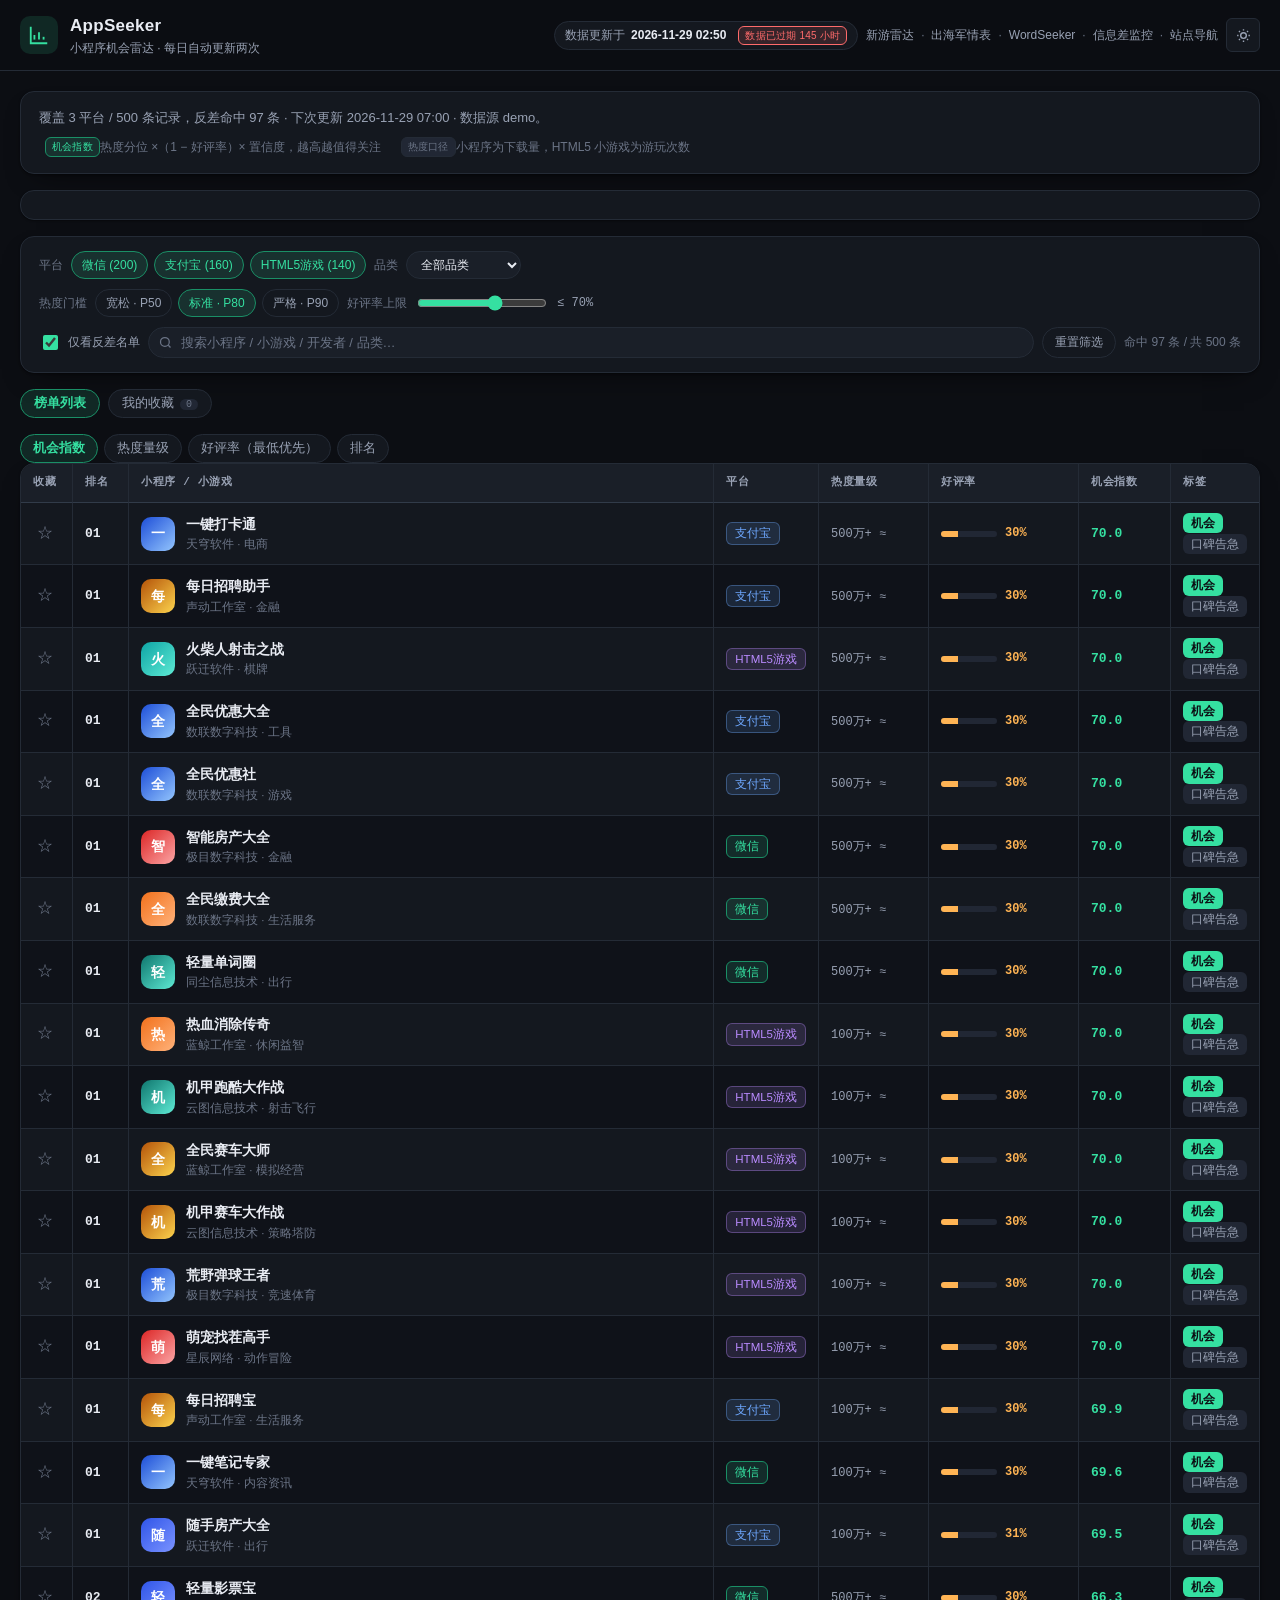
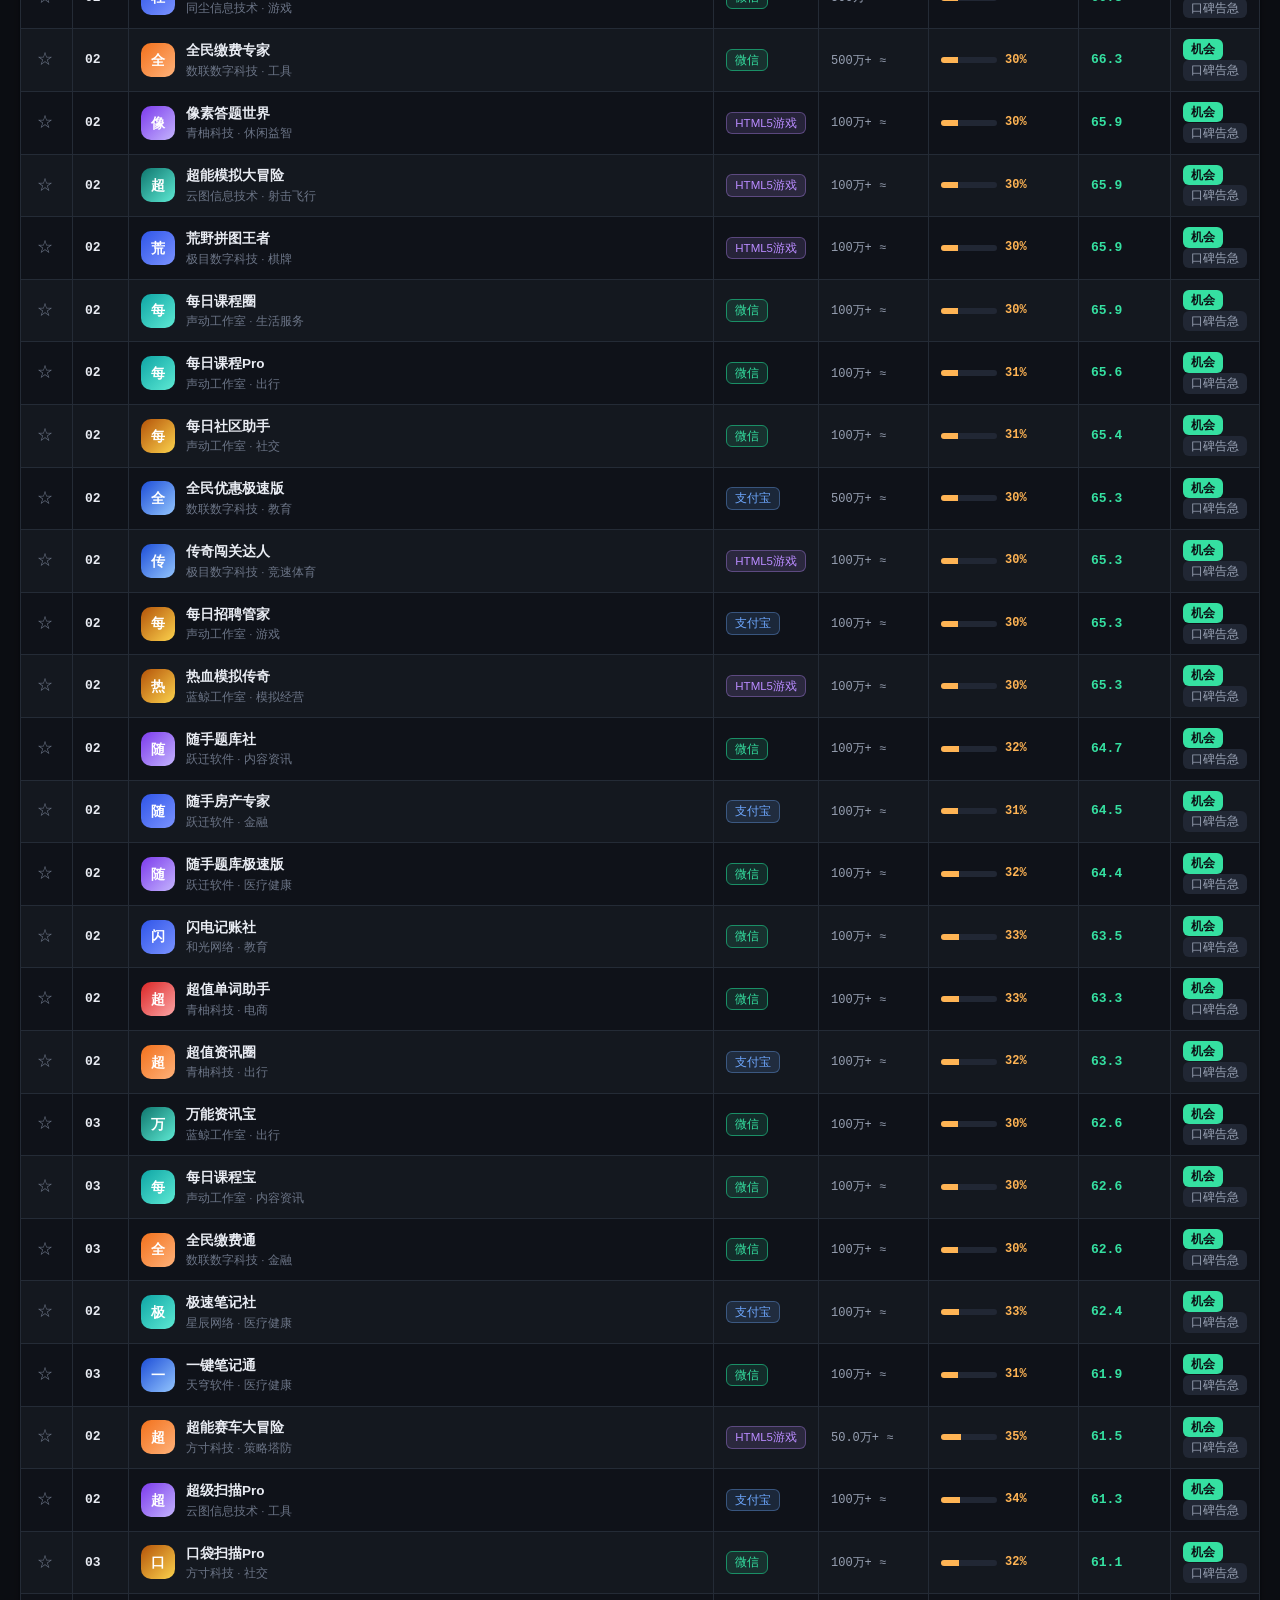
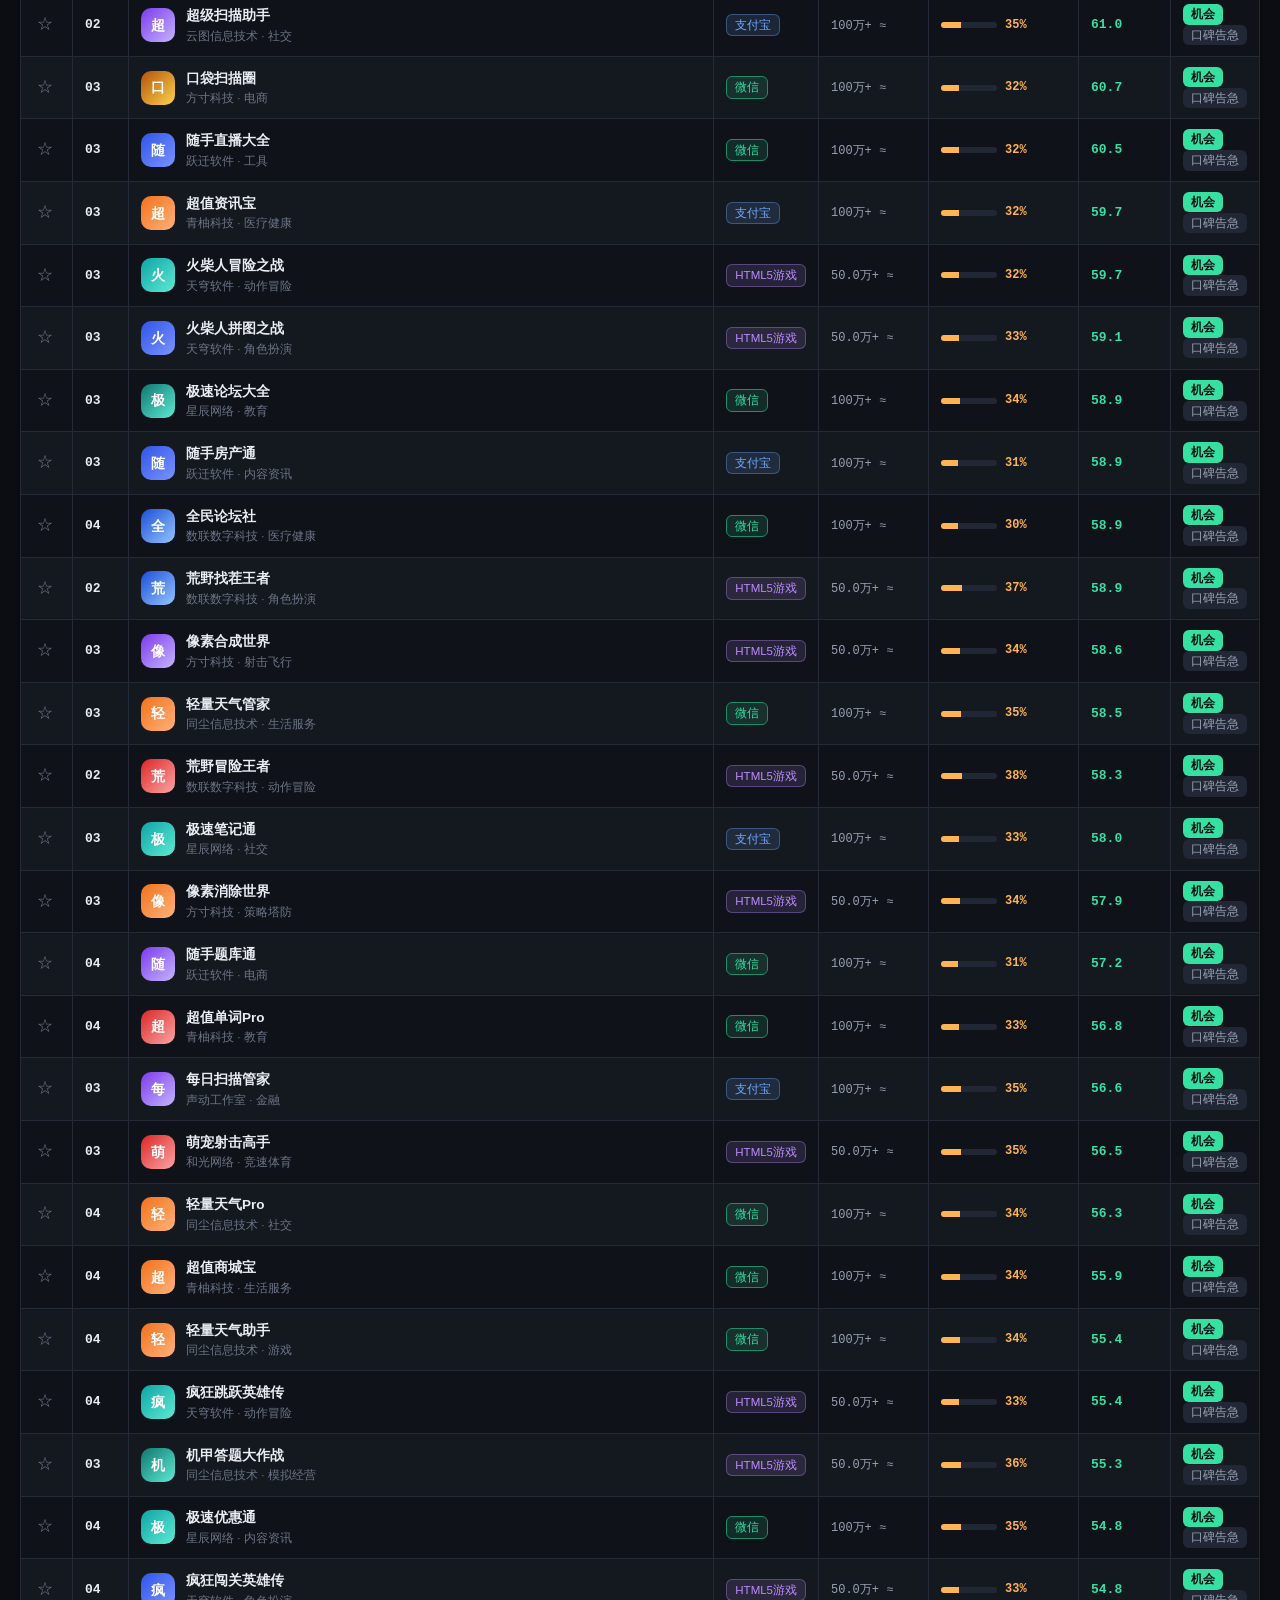
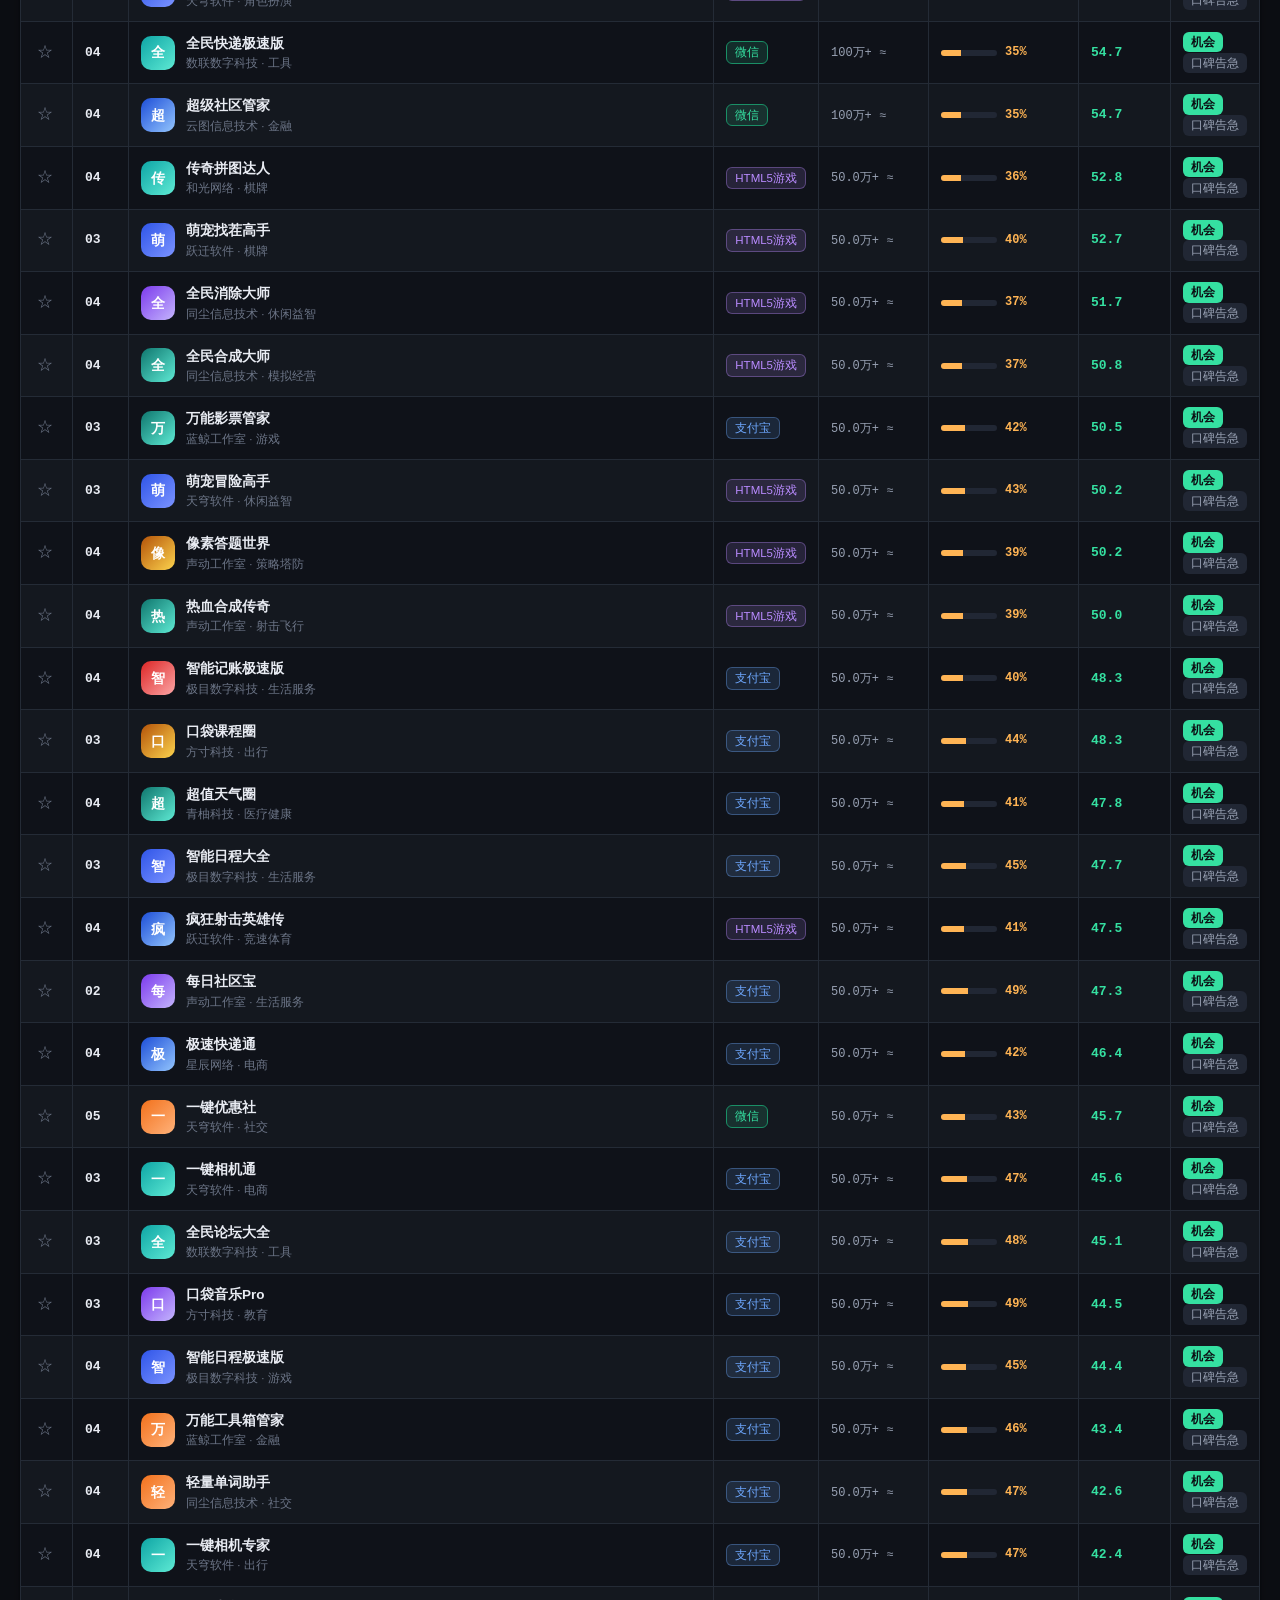
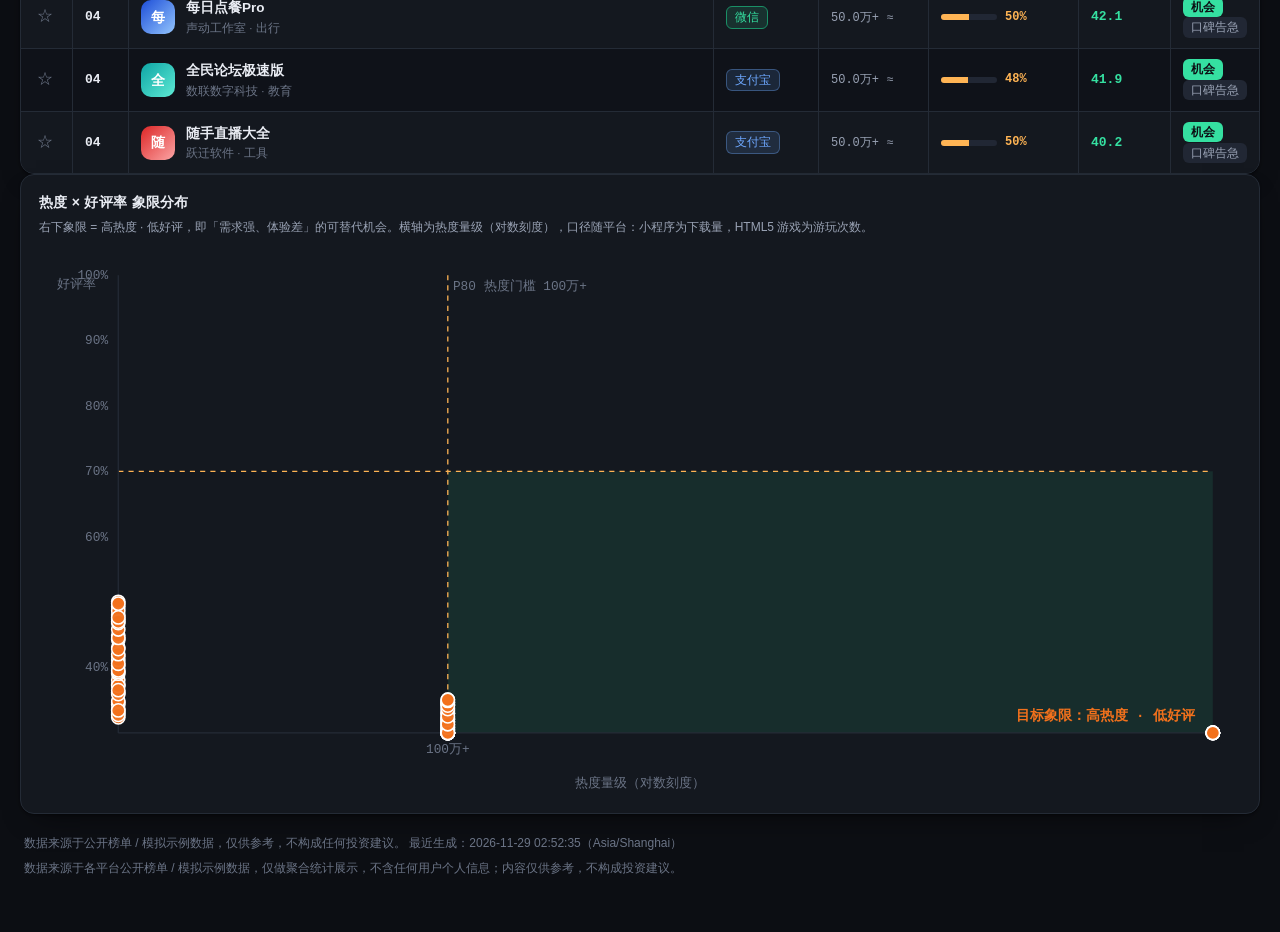
<file: public/index.html>
<!DOCTYPE html>
<html lang="zh-CN" data-theme="dark">
<head>
<meta charset="utf-8">
<meta name="viewport" content="width=device-width, initial-scale=1">
<title>AppSeeker · 小程序机会雷达</title>
<meta name="description" content="跨平台小程序与小游戏榜单聚合，反向筛出「热度高、好评率低」的条目，定位需求强、体验差的可替代机会，每日自动更新两次。">
<script>(function(){try{var t=window.localStorage.getItem('appseeker:theme');document.documentElement.setAttribute('data-theme',t==='light'?'light':'dark');}catch(e){}})();</script>
<link rel="stylesheet" href="css/style.css?v=8">
</head>
<body>

<header class="topbar">
  <div class="topbar-inner">
    <div class="brand">
      <span class="brand-mark" aria-hidden="true">
        <svg viewBox="0 0 24 24" fill="none" stroke="currentColor" stroke-width="2">
          <path d="M3 3v18h18"></path>
          <path d="M7 17v-5"></path>
          <path d="M12 17V9"></path>
          <path d="M17 17v-3"></path>
        </svg>
      </span>
      <div class="brand-text">
        <h1>AppSeeker</h1>
        <p>小程序机会雷达 · 每日自动更新两次</p>
      </div>
    </div>

    <div class="topbar-actions">
      <span class="chip chip-quiet" id="upd">正在载入数据…</span>
      <nav class="site-nav" aria-label="同服务器的其他站点">
        <a href="http://101.132.195.92/gameseek/">新游雷达</a>
        <span class="sep">·</span>
        <a href="http://101.132.195.92/gameqker/">出海军情表</a>
        <span class="sep">·</span>
        <a href="http://101.132.195.92/wordseeker/">WordSeeker</a>
        <span class="sep">·</span>
        <a href="http://101.132.195.92/xinxicha/">信息差监控</a>
        <span class="sep">·</span>
        <a href="http://101.132.195.92/">站点导航</a>
      </nav>
      <button class="icon-btn" id="theme-toggle" type="button" aria-label="切换配色">
        <svg viewBox="0 0 24 24" fill="none" stroke="currentColor" stroke-width="2" aria-hidden="true">
          <path d="M12 3v2M12 19v2M3 12h2M19 12h2M5.6 5.6l1.4 1.4M17 17l1.4 1.4M18.4 5.6L17 7M7 17l-1.4 1.4"></path>
          <circle cx="12" cy="12" r="4"></circle>
        </svg>
      </button>
    </div>
  </div>
</header>

<main class="shell">

  <section class="panel intro-panel" aria-label="说明">
    <p class="intro-text" id="introText"></p>
    <p class="legend">
      <span class="badge badge-auto">机会指数</span> 热度分位 ×（1 − 好评率）× 置信度，越高越值得关注
      <span class="legend-gap"></span>
      <span class="badge badge-manual">热度口径</span> 小程序为下载量，HTML5 小游戏为游玩次数
    </p>
  </section>

  <section class="panel stats-panel" aria-label="概览">
    <div class="kpis" id="kpis"></div>
  </section>

  <section class="panel filter-panel" aria-label="筛选">
    <div class="filter-row">
      <span class="filter-label">平台</span>
      <div class="chips" id="platChips"></div>
      <span class="filter-label">品类</span>
      <select id="cat"><option value="all">全部品类</option></select>
    </div>
    <div class="filter-row">
      <span class="filter-label">热度门槛</span>
      <div class="chips" id="pctlChips"></div>
      <span class="filter-label">好评率上限</span>
      <input id="rate" type="range" min="30" max="95" step="5" value="70">
      <span class="mono" id="rateVal">≤ 70%</span>
    </div>
    <div class="filter-row">
      <label class="switch"><input id="onlyFlagged" type="checkbox" checked><span>仅看反差名单</span></label>
      <span class="search-wrap">
        <svg class="search-icon" viewBox="0 0 24 24" fill="none" stroke="currentColor" stroke-width="2" aria-hidden="true">
          <circle cx="11" cy="11" r="7"></circle>
          <path d="M20 20l-3.5-3.5"></path>
        </svg>
        <input id="q" type="search" placeholder="搜索小程序 / 小游戏 / 开发者 / 品类…" autocomplete="off">
      </span>
      <button class="text-btn" id="reset" type="button">重置筛选</button>
      <span class="result-count" id="resCount"></span>
    </div>
  </section>

  <section class="viewtabs" aria-label="视图">
    <button class="vtab on" data-view="list">榜单列表</button>
    <button class="vtab" data-view="fav">我的收藏<span class="fbadge" id="favCount">0</span></button>
  </section>

  <div id="viewList">

    <section class="sorts">
      <button class="sortbtn on" data-sort="opportunity">机会指数</button>
      <button class="sortbtn" data-sort="download">热度量级</button>
      <button class="sortbtn" data-sort="rate">好评率（最低优先）</button>
      <button class="sortbtn" data-sort="rank">排名</button>
    </section>

    <section class="panel table-panel">
      <div class="table-scroll">
        <table class="tbl">
          <thead>
            <tr>
              <th style="width:52px">收藏</th>
              <th style="width:56px">排名</th>
              <th>小程序 / 小游戏</th>
              <th style="width:74px">平台</th>
              <th style="width:110px">热度量级</th>
              <th style="width:150px">好评率</th>
              <th style="width:92px">机会指数</th>
              <th style="width:88px" class="col-hide">标签</th>
            </tr>
          </thead>
          <tbody id="rows"></tbody>
        </table>
      </div>
      <div class="empty" id="empty" style="display:none"></div>
    </section>

    <section class="panel chartcard">
      <h3>热度 × 好评率 象限分布</h3>
      <p>右下象限 = 高热度 · 低好评，即「需求强、体验差」的可替代机会。横轴为热度量级（对数刻度），口径随平台：小程序为下载量，HTML5 游戏为游玩次数。</p>
      <div id="scatter"></div>
    </section>

  </div>

  <section class="panel table-panel" id="viewFav" style="display:none">
    <div class="favnote" id="favNote" style="display:none"></div>
    <div class="table-scroll">
      <table class="tbl">
        <thead>
          <tr>
            <th>条目</th>
            <th style="width:78px">平台</th>
            <th style="width:130px">热度量级</th>
            <th style="width:140px">好评率</th>
            <th style="width:90px">机会指数</th>
            <th style="width:142px">收藏时间</th>
            <th style="width:76px">操作</th>
          </tr>
        </thead>
        <tbody id="favRows"></tbody>
      </table>
    </div>
    <div class="empty" id="favEmpty" style="display:none"></div>
  </section>

  <footer class="site-footer">
    <p id="footMeta"></p>
    <p>数据来源于各平台公开榜单 / 模拟示例数据，仅做聚合统计展示，不含任何用户个人信息；内容仅供参考，不构成投资建议。</p>
  </footer>

</main>

<script src="data/latest.js"></script>
<script src="js/app.js?v=7"></script>
</body>
</html>
</file>
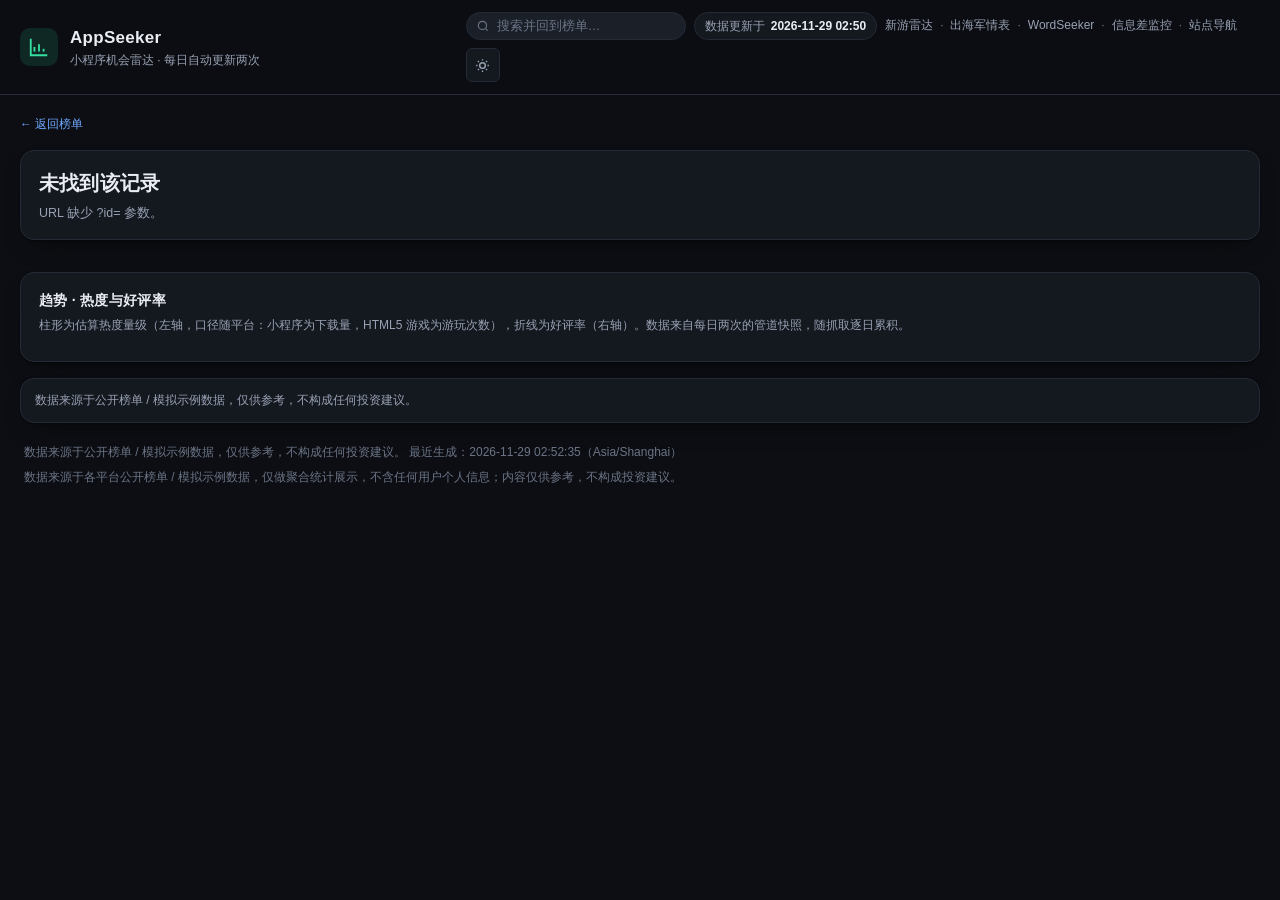
<file: public/detail.html>
<!DOCTYPE html>
<html lang="zh-CN" data-theme="dark">
<head>
<meta charset="utf-8">
<meta name="viewport" content="width=device-width, initial-scale=1">
<title>小程序详情 · AppSeeker</title>
<script>(function(){try{var t=window.localStorage.getItem('appseeker:theme');document.documentElement.setAttribute('data-theme',t==='light'?'light':'dark');}catch(e){}})();</script>
<link rel="stylesheet" href="css/style.css?v=8">
</head>
<body>

<header class="topbar">
  <div class="topbar-inner">
    <div class="brand">
      <span class="brand-mark" aria-hidden="true">
        <svg viewBox="0 0 24 24" fill="none" stroke="currentColor" stroke-width="2">
          <path d="M3 3v18h18"></path>
          <path d="M7 17v-5"></path>
          <path d="M12 17V9"></path>
          <path d="M17 17v-3"></path>
        </svg>
      </span>
      <div class="brand-text">
        <h1>AppSeeker</h1>
        <p>小程序机会雷达 · 每日自动更新两次</p>
      </div>
    </div>

    <div class="topbar-actions">
      <span class="search-wrap topbar-search">
        <svg class="search-icon" viewBox="0 0 24 24" fill="none" stroke="currentColor" stroke-width="2" aria-hidden="true">
          <circle cx="11" cy="11" r="7"></circle>
          <path d="M20 20l-3.5-3.5"></path>
        </svg>
        <input id="q" type="search" placeholder="搜索并回到榜单…" autocomplete="off">
      </span>
      <span class="chip chip-quiet" id="upd">正在载入数据…</span>
      <nav class="site-nav" aria-label="同服务器的其他站点">
        <a href="http://101.132.195.92/gameseek/">新游雷达</a>
        <span class="sep">·</span>
        <a href="http://101.132.195.92/gameqker/">出海军情表</a>
        <span class="sep">·</span>
        <a href="http://101.132.195.92/wordseeker/">WordSeeker</a>
        <span class="sep">·</span>
        <a href="http://101.132.195.92/xinxicha/">信息差监控</a>
        <span class="sep">·</span>
        <a href="http://101.132.195.92/">站点导航</a>
      </nav>
      <button class="icon-btn" id="theme-toggle" type="button" aria-label="切换配色">
        <svg viewBox="0 0 24 24" fill="none" stroke="currentColor" stroke-width="2" aria-hidden="true">
          <path d="M12 3v2M12 19v2M3 12h2M19 12h2M5.6 5.6l1.4 1.4M17 17l1.4 1.4M18.4 5.6L17 7M7 17l-1.4 1.4"></path>
          <circle cx="12" cy="12" r="4"></circle>
        </svg>
      </button>
    </div>
  </div>
</header>

<main class="shell">

  <div class="crumb" id="crumb"></div>

  <section class="panel dhead" id="dhead"></section>

  <section class="dcards" id="dcards"></section>

  <section class="panel chartcard">
    <h3>趋势 · 热度与好评率</h3>
    <p>柱形为估算热度量级（左轴，口径随平台：小程序为下载量，HTML5 游戏为游玩次数），折线为好评率（右轴）。数据来自每日两次的管道快照，随抓取逐日累积。</p>
    <div id="trend"></div>
  </section>

  <section class="panel chartcard" id="cmpCard" style="display:none">
    <h3>跨平台同名对比</h3>
    <p>同一名称出现在多个平台时的横向对比，用于判断「需求强、体验差」是否跨平台成立。</p>
    <div id="cmp"></div>
  </section>

  <section class="panel prov" id="prov"></section>

  <footer class="site-footer">
    <p id="footMeta"></p>
    <p>数据来源于各平台公开榜单 / 模拟示例数据，仅做聚合统计展示，不含任何用户个人信息；内容仅供参考，不构成投资建议。</p>
  </footer>

</main>

<script src="data/latest.js"></script>
<script src="data/history.js"></script>
<script src="js/detail.js?v=7"></script>
</body>
</html>
</file>
<file: public/css/style.css>
/* ==========================================================================
   AppSeeker · 小程序机会雷达
   design tokens 与 gameqker / 新游雷达 保持一致，保证三站视觉统一、各自独立
   ========================================================================== */

:root {
  --font-sans: -apple-system, BlinkMacSystemFont, "Segoe UI", "PingFang SC",
               "Hiragino Sans GB", "Microsoft YaHei", "Noto Sans SC", sans-serif;
  --font-mono: "JetBrains Mono", ui-monospace, "SFMono-Regular", Consolas, monospace;
  --radius-sm: 6px;
  --radius: 10px;
  --radius-lg: 14px;
  --radius-full: 999px;
  --shell: 1440px;
}

:root[data-theme="dark"] {
  --bg: #0c0e13;
  --bg-soft: #10131a;
  --panel: #14181f;
  --panel-2: #1a1f28;
  --panel-3: #212734;
  --row-alt: #0f1219;
  --border: #242b36;
  --border-strong: #313b49;
  --text: #e9ecf3;
  --text-dim: #99a2b4;
  --text-faint: #6b7486;
  --brand: #35e0a1;
  --brand-deep: #1a8f66;
  --brand-wash: rgba(53, 224, 161, 0.12);
  --blue: #6ea8ff;
  --amber: #ffb454;
  --violet: #b98bff;
  --pink: #ff7ab8;
  --red: #ff6b6b;
  --shadow: 0 1px 2px rgba(0, 0, 0, 0.4), 0 12px 28px -16px rgba(0, 0, 0, 0.8);
}

:root[data-theme="light"] {
  --bg: #f5f6f9;
  --bg-soft: #ffffff;
  --panel: #ffffff;
  --panel-2: #f4f6f9;
  --panel-3: #eceff4;
  --row-alt: #f7f8fa;
  --border: #e2e6ed;
  --border-strong: #ced4de;
  --text: #14181f;
  --text-dim: #5c6575;
  --text-faint: #8b93a3;
  --brand: #0d9d68;
  --brand-deep: #086647;
  --brand-wash: rgba(13, 157, 104, 0.10);
  --blue: #2f6fe4;
  --amber: #b5730a;
  --violet: #7c4fd4;
  --pink: #c43f80;
  --red: #d93a3a;
  --shadow: 0 1px 2px rgba(16, 24, 40, 0.04), 0 10px 24px -18px rgba(16, 24, 40, 0.25);
}

/* ==========================================================================
   Base
   ========================================================================== */

* { box-sizing: border-box; }

[hidden] { display: none !important; }

html, body { margin: 0; }

body {
  background: var(--bg);
  color: var(--text);
  font-family: var(--font-sans);
  font-size: 14px;
  line-height: 1.6;
  -webkit-font-smoothing: antialiased;
}

a { color: var(--blue); text-decoration: none; }
a:hover { text-decoration: underline; }
code { font-family: var(--font-mono); font-size: 0.92em; color: var(--text-dim); }

/* ==========================================================================
   Topbar
   ========================================================================== */

.topbar {
  position: sticky;
  top: 0;
  z-index: 20;
  background: color-mix(in srgb, var(--bg) 88%, transparent);
  backdrop-filter: blur(10px);
  border-bottom: 1px solid var(--border);
}

.topbar-inner {
  max-width: var(--shell);
  margin: 0 auto;
  padding: 12px 20px;
  display: flex;
  align-items: center;
  gap: 16px;
  flex-wrap: wrap;
}

.brand { display: flex; align-items: center; gap: 12px; flex: 1 1 auto; min-width: 0; }

.brand-mark {
  width: 38px; height: 38px;
  display: grid; place-items: center;
  border-radius: var(--radius);
  background: var(--brand-wash);
  color: var(--brand);
  flex: none;
}
.brand-mark svg { width: 22px; height: 22px; }

.brand-text h1 { margin: 0; font-size: 17px; letter-spacing: 0.3px; }
.brand-text p { margin: 0; font-size: 12px; color: var(--text-dim); }

.topbar-actions { display: flex; align-items: center; gap: 8px; flex-wrap: wrap; }

/* 顶栏右侧的站间互链（跨子站一律用绝对 URL，见 site_memory §3） */
.site-nav { display: flex; align-items: center; gap: 7px; font-size: 12px; white-space: nowrap; }
.site-nav a { color: var(--text-dim); text-decoration: none; }
.site-nav a:hover { color: var(--brand); }
.site-nav .sep { color: var(--text-faint); }

.icon-btn {
  width: 34px; height: 34px;
  display: grid; place-items: center;
  border-radius: var(--radius-sm);
  border: 1px solid var(--border);
  background: var(--panel);
  color: var(--text-dim);
  cursor: pointer;
}
.icon-btn:hover { color: var(--text); border-color: var(--border-strong); }
.icon-btn svg { width: 17px; height: 17px; }

/* ==========================================================================
   Chips & badges
   ========================================================================== */

.chip {
  display: inline-flex;
  align-items: center;
  gap: 6px;
  padding: 4px 10px;
  border-radius: var(--radius-full);
  border: 1px solid var(--border);
  background: var(--panel);
  color: var(--text-dim);
  font-size: 12px;
  font-family: inherit;
  line-height: 1.5;
  cursor: pointer;
  white-space: nowrap;
}
.chip:hover { border-color: var(--border-strong); color: var(--text); }
.chip[aria-pressed="true"], .chip.on {
  background: var(--brand-wash);
  border-color: var(--brand-deep);
  color: var(--brand);
}
.chip-quiet { cursor: default; }
.chip-quiet:hover { border-color: var(--border); color: var(--text-dim); }
.chip b { color: var(--text); font-weight: 600; }
.chip-count { color: var(--text-faint); font-size: 11px; }

.badge {
  display: inline-block;
  margin-left: 6px;
  padding: 1px 6px;
  border-radius: var(--radius-sm);
  font-size: 10px;
  font-weight: 500;
  letter-spacing: 0.2px;
  white-space: nowrap;
  vertical-align: middle;
}
.badge.fresh { background: var(--brand-wash); color: var(--brand); border: 1px solid var(--brand-deep); }
.badge.warn { background: color-mix(in srgb, var(--amber) 14%, transparent); color: var(--amber); border: 1px solid var(--amber); }
.badge.stale { background: color-mix(in srgb, var(--red) 14%, transparent); color: var(--red); border: 1px solid var(--red); }
.badge-manual { background: var(--panel-3); color: var(--text-faint); border: 1px solid var(--border); }
.badge-auto { background: var(--brand-wash); color: var(--brand); border: 1px solid var(--brand-deep); }

/* ==========================================================================
   Shell & panels
   ========================================================================== */

.shell {
  max-width: var(--shell);
  margin: 0 auto;
  padding: 20px;
  display: flex;
  flex-direction: column;
  gap: 16px;
}

.panel {
  background: var(--panel);
  border: 1px solid var(--border);
  border-radius: var(--radius-lg);
  box-shadow: var(--shadow);
}

.intro-panel { padding: 16px 18px; }
.intro-text { margin: 0 0 8px; color: var(--text-dim); font-size: 13px; }
.legend { margin: 0; color: var(--text-faint); font-size: 12px; display: flex; align-items: center; flex-wrap: wrap; }
.legend-gap { width: 14px; }

/* ==========================================================================
   KPI 概览
   ========================================================================== */

.stats-panel { padding: 14px 18px; }

.kpis {
  display: grid;
  grid-template-columns: repeat(4, 1fr);
  gap: 12px;
}
.kpi {
  background: var(--panel-2);
  border: 1px solid var(--border);
  border-radius: var(--radius);
  padding: 12px 14px;
}
.kpi .v { font-size: 1.55rem; font-weight: 700; line-height: 1.15; color: var(--text); }
.kpi .l { font-size: 12px; color: var(--text-faint); margin-top: 3px; }
.kpi.hl .v { color: var(--brand); }

/* ==========================================================================
   筛选
   ========================================================================== */

.filter-panel { padding: 14px 18px; display: flex; flex-direction: column; gap: 10px; }
.filter-row { display: flex; align-items: center; gap: 8px; flex-wrap: wrap; }
.filter-label { color: var(--text-faint); font-size: 12px; flex: none; }
.chips { display: flex; align-items: center; gap: 6px; flex-wrap: wrap; }

select {
  padding: 5px 10px;
  border-radius: var(--radius-full);
  border: 1px solid var(--border);
  background: var(--panel-2);
  color: var(--text);
  font-family: inherit;
  font-size: 12px;
}
select:focus { outline: none; border-color: var(--brand-deep); }

input[type=range] { width: 130px; accent-color: var(--brand); }

.switch { display: flex; align-items: center; gap: 7px; font-size: 12px; color: var(--text-dim); cursor: pointer; user-select: none; }
.switch input { accent-color: var(--brand); width: 15px; height: 15px; }

.search-wrap {
  position: relative;
  display: flex;
  align-items: center;
  flex: 1 1 260px;
  min-width: 220px;
}
.search-icon {
  position: absolute;
  left: 10px;
  width: 15px; height: 15px;
  color: var(--text-faint);
  pointer-events: none;
}
.search-wrap input[type=search] {
  width: 100%;
  padding: 7px 12px 7px 32px;
  border-radius: var(--radius-full);
  border: 1px solid var(--border);
  background: var(--panel-2);
  color: var(--text);
  font-family: inherit;
  font-size: 13px;
}
.search-wrap input[type=search]::placeholder { color: var(--text-faint); }
.search-wrap input[type=search]:focus { outline: none; border-color: var(--brand-deep); }

/* 详情页顶栏里的紧凑搜索框 */
.topbar-search { flex: 0 1 220px; min-width: 150px; }
.topbar-search input[type=search] { padding: 6px 12px 6px 30px; font-size: 12.5px; }
.topbar-search .search-icon { width: 14px; height: 14px; }

.text-btn {
  padding: 6px 12px;
  border-radius: var(--radius-full);
  border: 1px solid var(--border);
  background: transparent;
  color: var(--text-dim);
  font-family: inherit;
  font-size: 12px;
  cursor: pointer;
}
.text-btn:hover { color: var(--text); border-color: var(--border-strong); }
.result-count { margin-left: auto; color: var(--text-faint); font-size: 12px; }

/* ==========================================================================
   视图切换 / 排序
   ========================================================================== */

.viewtabs { display: flex; align-items: center; gap: 8px; flex-wrap: wrap; }
.vtab {
  padding: 5px 13px;
  border-radius: var(--radius-full);
  border: 1px solid var(--border);
  background: var(--panel);
  color: var(--text-dim);
  font-family: inherit;
  font-size: 12.5px;
  cursor: pointer;
}
.vtab:hover { border-color: var(--border-strong); color: var(--text); }
.vtab.on { background: var(--brand-wash); border-color: var(--brand-deep); color: var(--brand); font-weight: 600; }
.vtab .fbadge {
  display: inline-block; min-width: 18px; padding: 0 5px; margin-left: 6px;
  border-radius: var(--radius-full);
  background: var(--panel-3); color: var(--text-faint);
  font-family: var(--font-mono); font-size: 10px; text-align: center;
}
.vtab.has .fbadge { background: var(--brand); color: var(--bg); font-weight: 700; }

.sorts { display: flex; flex-wrap: wrap; gap: 6px; align-items: center; }
.sortbtn {
  padding: 5px 12px;
  border-radius: var(--radius-full);
  border: 1px solid var(--border);
  background: var(--panel);
  color: var(--text-dim);
  font-family: inherit;
  font-size: 12.5px;
  cursor: pointer;
}
.sortbtn:hover { border-color: var(--border-strong); color: var(--text); }
.sortbtn.on { background: var(--brand-wash); border-color: var(--brand-deep); color: var(--brand); font-weight: 600; }

/* ==========================================================================
   列表表格
   ========================================================================== */

.table-panel { overflow: hidden; }

.table-scroll {
  overflow-x: auto;
  overflow-y: visible;
  scrollbar-color: var(--border-strong) transparent;
}

.tbl {
  border-collapse: separate;
  border-spacing: 0;
  width: 100%;
  font-size: 13px;
}
/* 只有套了横向滚动容器的宽表才需要最小宽度，详情页的窄表保持自适应 */
.table-scroll .tbl { min-width: 760px; }

.tbl th,
.tbl td {
  border-bottom: 1px solid var(--border);
  border-right: 1px solid var(--border);
  padding: 10px 12px;
  text-align: left;
  vertical-align: middle;
}
.tbl th:last-child,
.tbl td:last-child { border-right: none; }
.tbl tbody tr:last-child td { border-bottom: none; }

.tbl thead th {
  position: sticky;
  top: 0;
  z-index: 2;
  background: var(--panel-2);
  color: var(--text-dim);
  font-family: var(--font-mono);
  font-size: 11px;
  font-weight: 600;
  letter-spacing: 0.06em;
  white-space: nowrap;
  border-bottom: 1px solid var(--border-strong);
}

/* 隔行变色挂在行级变量上，排序/筛选后 nth-child 会跟着重排，不需要动 JS */
.tbl tbody tr { --row-bg: var(--panel); cursor: pointer; }
.tbl tbody tr:nth-child(even) { --row-bg: var(--row-alt); }
.tbl tbody td { background: var(--row-bg); }
.tbl tbody tr:hover td { background: var(--panel-3); }

.rank { font-family: var(--font-mono); font-weight: 600; color: var(--text); }
.rk-up { color: var(--brand); font-size: 11px; font-family: var(--font-mono); }
.rk-down { color: var(--red); font-size: 11px; font-family: var(--font-mono); }

.app { display: flex; align-items: center; gap: 11px; min-width: 0; }
.ico {
  width: 34px; height: 34px; border-radius: var(--radius);
  flex: 0 0 34px;
  display: flex; align-items: center; justify-content: center;
  color: #fff; font-weight: 700; font-size: 14px;
}
.app .nm { min-width: 0; }
.app .nm b { display: block; font-size: 13.5px; font-weight: 600; white-space: nowrap; overflow: hidden; text-overflow: ellipsis; max-width: 240px; }
.app .nm span { display: block; font-size: 11.5px; color: var(--text-faint); white-space: nowrap; overflow: hidden; text-overflow: ellipsis; max-width: 240px; }

.tag {
  display: inline-block;
  padding: 1px 8px;
  border-radius: var(--radius-sm);
  background: var(--panel-3);
  color: var(--text-dim);
  font-size: 11.5px;
  white-space: nowrap;
}
.tag.plat-wx { background: var(--brand-wash); color: var(--brand); border: 1px solid var(--brand-deep); }
.tag.plat-ali { background: color-mix(in srgb, var(--blue) 14%, transparent); color: var(--blue); border: 1px solid color-mix(in srgb, var(--blue) 35%, transparent); }
.tag.plat-other { background: color-mix(in srgb, var(--violet) 14%, transparent); color: var(--violet); border: 1px solid color-mix(in srgb, var(--violet) 35%, transparent); }
.tag.opp { background: var(--brand); color: var(--bg); font-weight: 600; }
.tag.tmb { background: color-mix(in srgb, var(--red) 14%, transparent); color: var(--red); border: 1px solid color-mix(in srgb, var(--red) 35%, transparent); }
.tag.rise { background: color-mix(in srgb, var(--blue) 14%, transparent); color: var(--blue); border: 1px solid color-mix(in srgb, var(--blue) 35%, transparent); }

.ratebar { display: flex; align-items: center; gap: 8px; }
.ratebar .bar { width: 56px; height: 6px; border-radius: var(--radius-full); background: var(--panel-3); overflow: hidden; flex: none; }
.ratebar .bar i { display: block; height: 100%; background: var(--amber); }
.ratebar .val { font-family: var(--font-mono); font-size: 12px; font-weight: 600; color: var(--amber); }

.score { font-family: var(--font-mono); font-weight: 700; color: var(--brand); font-size: 13px; }
.mono { font-family: var(--font-mono); font-size: 12px; color: var(--text-dim); }

.star {
  border: none; background: none; cursor: pointer;
  padding: 2px 4px; border-radius: var(--radius-sm);
  font-size: 16px; line-height: 1; color: var(--text-faint);
  font-family: inherit;
  transition: color .12s, transform .12s;
}
.star:hover { color: var(--brand); transform: scale(1.18); }
.star.on { color: var(--brand); }

.btn {
  padding: 5px 12px;
  border-radius: var(--radius-full);
  border: 1px solid var(--border);
  background: transparent;
  color: var(--text-dim);
  font-family: inherit;
  font-size: 12px;
  cursor: pointer;
}
.btn:hover { color: var(--text); border-color: var(--border-strong); }
.btn.ghost { background: transparent; }
.btn.xs { padding: 3px 10px; font-size: 11.5px; }

.empty { padding: 40px 18px; text-align: center; color: var(--text-faint); }
.empty b { display: block; color: var(--text); font-size: 15px; margin-bottom: 6px; }
.empty code {
  font-family: var(--font-mono); font-size: 12px;
  background: var(--panel-3); padding: 2px 6px;
  border-radius: var(--radius-sm); color: var(--text-dim);
}

.favnote {
  display: none;
  margin: 12px 14px 0;
  padding: 9px 12px;
  border-radius: var(--radius);
  background: color-mix(in srgb, var(--amber) 10%, transparent);
  border: 1px solid var(--amber);
  color: var(--amber);
  font-size: 12px;
}

/* ==========================================================================
   图表
   ========================================================================== */

.chartcard { padding: 16px 18px; }
.chartcard h3 { margin: 0 0 4px; font-size: 14px; letter-spacing: 0.3px; }
.chartcard p { margin: 0 0 10px; font-size: 12px; color: var(--text-dim); }

svg .axis { stroke: var(--border); stroke-width: 1; }
svg .axis-txt { fill: var(--text-faint); font-size: 10px; font-family: var(--font-mono); }
svg .qzone { fill: color-mix(in srgb, var(--brand) 10%, transparent); }
svg .thr { stroke: var(--amber); stroke-dasharray: 4 4; stroke-width: 1; }
svg .tbar { fill: var(--blue); fill-opacity: .30; }
svg .tbar.cur { fill: var(--brand); fill-opacity: .85; }
svg .tline { fill: none; stroke: var(--brand); stroke-width: 2; stroke-linejoin: round; stroke-linecap: round; }
svg .tdot { fill: var(--panel); stroke: var(--brand); stroke-width: 1.6; }
svg .tdot.cur { fill: var(--brand); stroke: var(--panel); stroke-width: 2; }

/* ==========================================================================
   详情页
   ========================================================================== */

.crumb { font-size: 12px; color: var(--text-dim); }
.dhead { padding: 16px 18px; }
.dhead .top { display: flex; align-items: center; gap: 14px; flex-wrap: wrap; }
.dhead h1 { margin: 0; font-size: 20px; letter-spacing: 0.2px; }
.dhead .sub { color: var(--text-dim); font-size: 12.5px; margin-top: 4px; }

.dcards { display: grid; grid-template-columns: repeat(5, 1fr); gap: 12px; }
.dcard {
  background: var(--panel);
  border: 1px solid var(--border);
  border-radius: var(--radius-lg);
  box-shadow: var(--shadow);
  padding: 12px 14px;
}
.dcard .v { font-size: 1.25rem; font-weight: 700; color: var(--text); }
.dcard.warn .v { color: var(--amber); }
.dcard .l { font-size: 11.5px; color: var(--text-faint); margin-top: 2px; }

.prov { padding: 12px 14px; font-size: 12px; color: var(--text-dim); }
.prov b { color: var(--text); }

/* ==========================================================================
   页脚
   ========================================================================== */

.site-footer { padding: 4px 4px 28px; }
.site-footer p { margin: 0 0 6px; color: var(--text-faint); font-size: 12px; }
.footer-meta { font-family: var(--font-mono); font-size: 11px; }

/* ==========================================================================
   响应式
   ========================================================================== */

@media (max-width: 900px) {
  .shell { padding: 12px; }
  .kpis { grid-template-columns: repeat(2, 1fr); }
  .dcards { grid-template-columns: repeat(2, 1fr); }
  .app .nm b, .app .nm span { max-width: 150px; }
  .col-hide { display: none; }
  .result-count { margin-left: 0; }
  .topbar-search { flex: 1 1 100%; }
}
</file>
